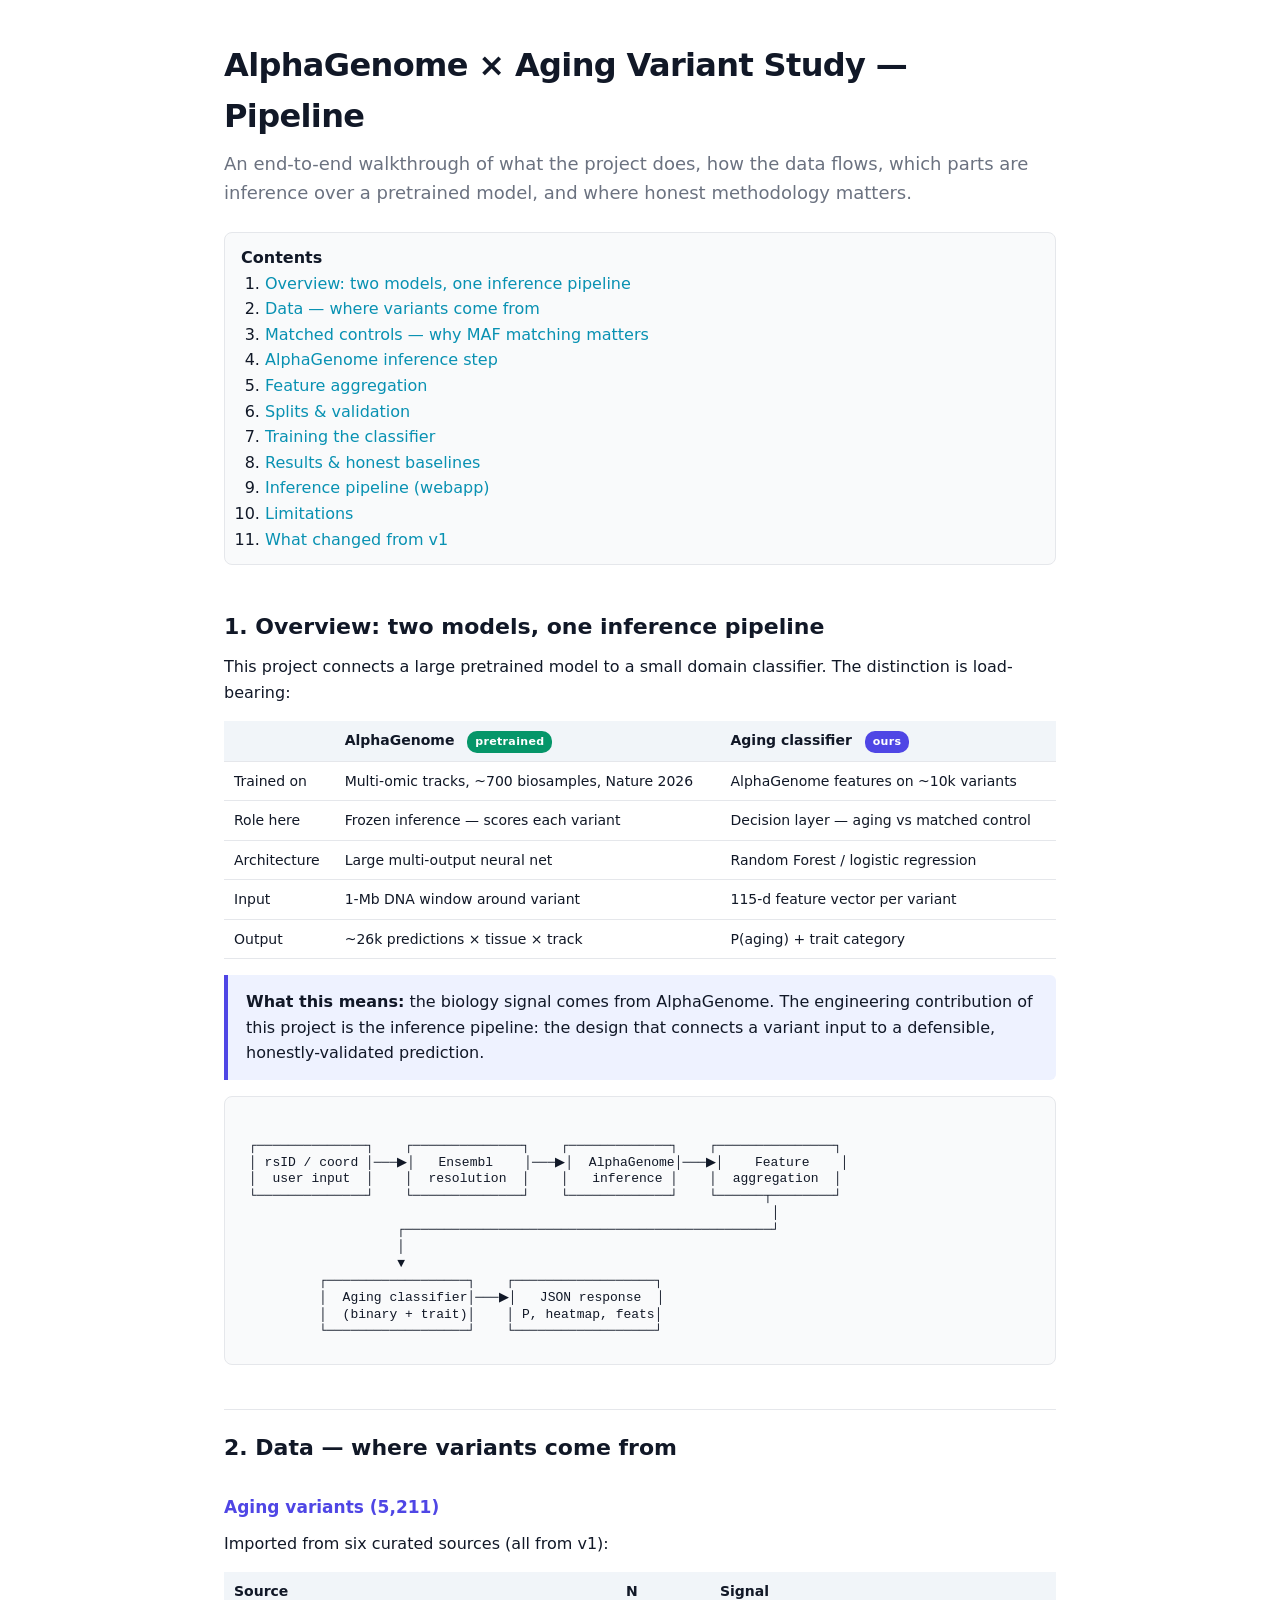
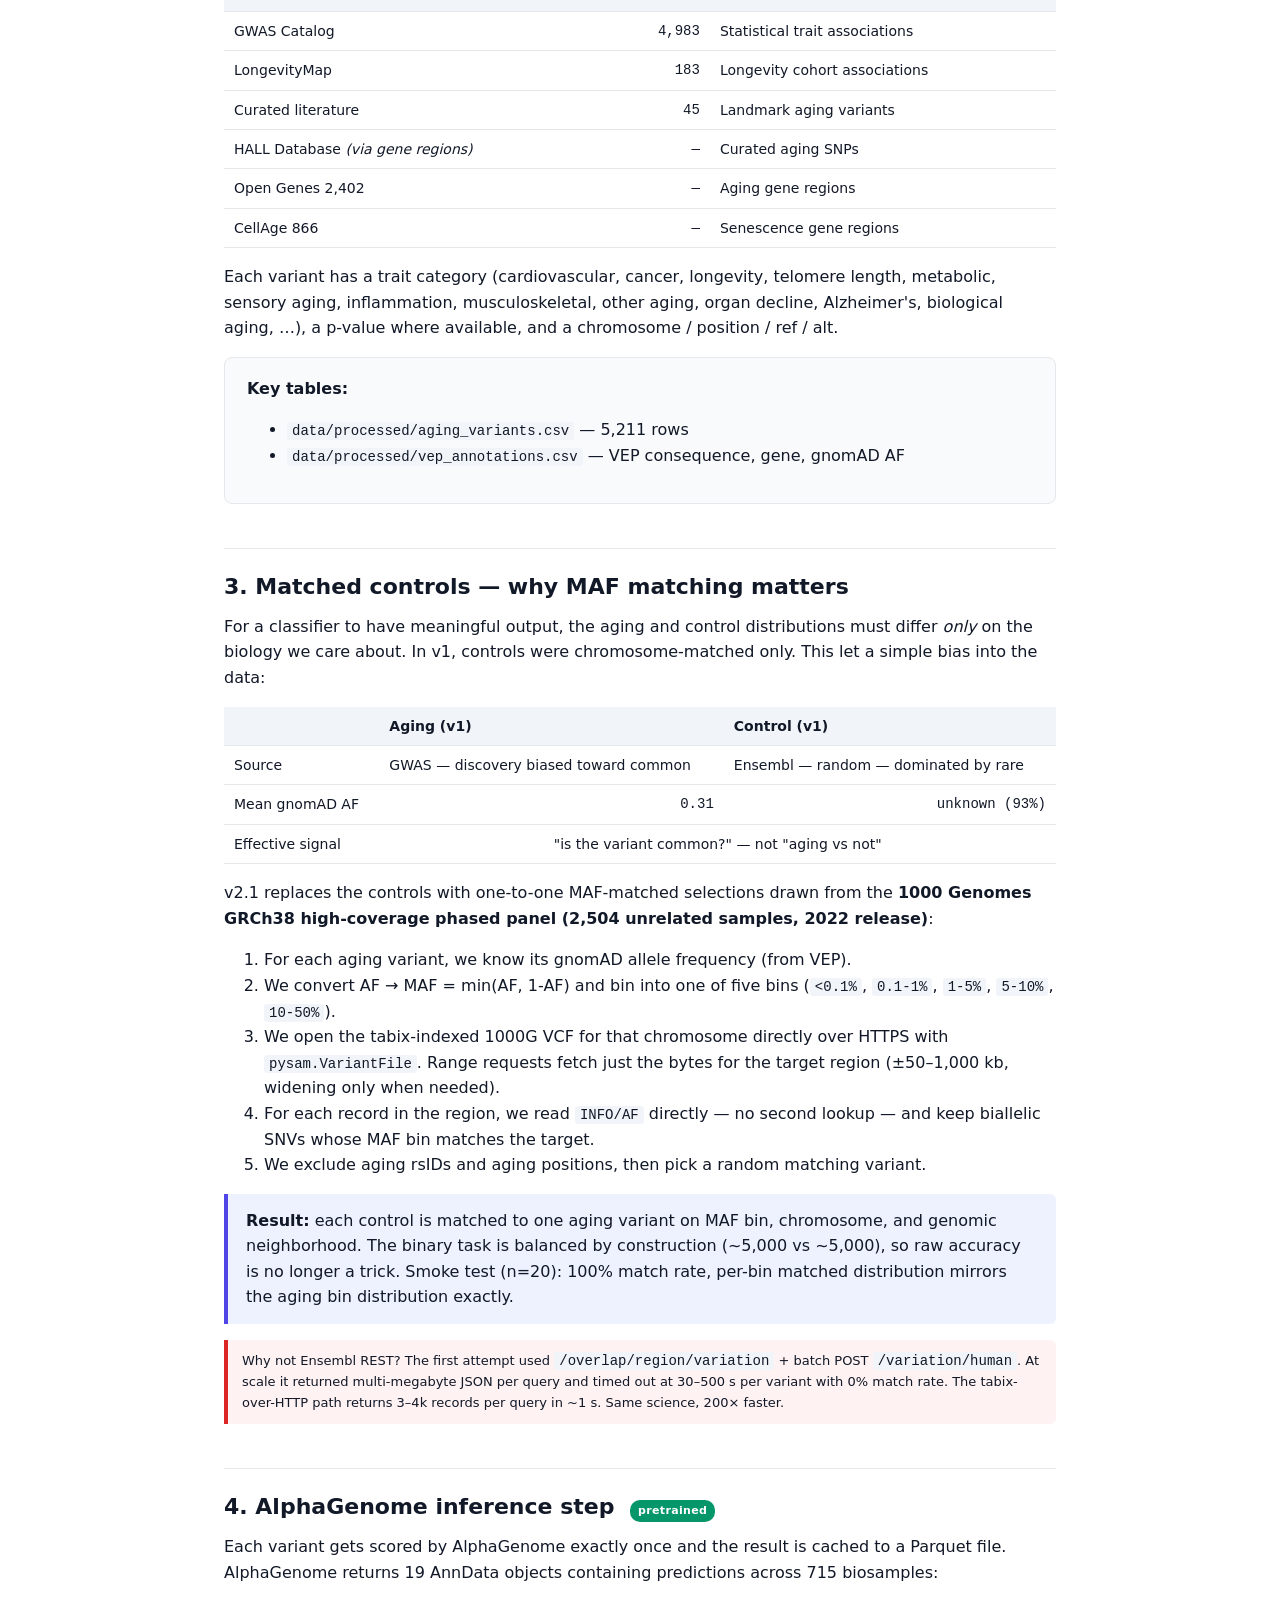
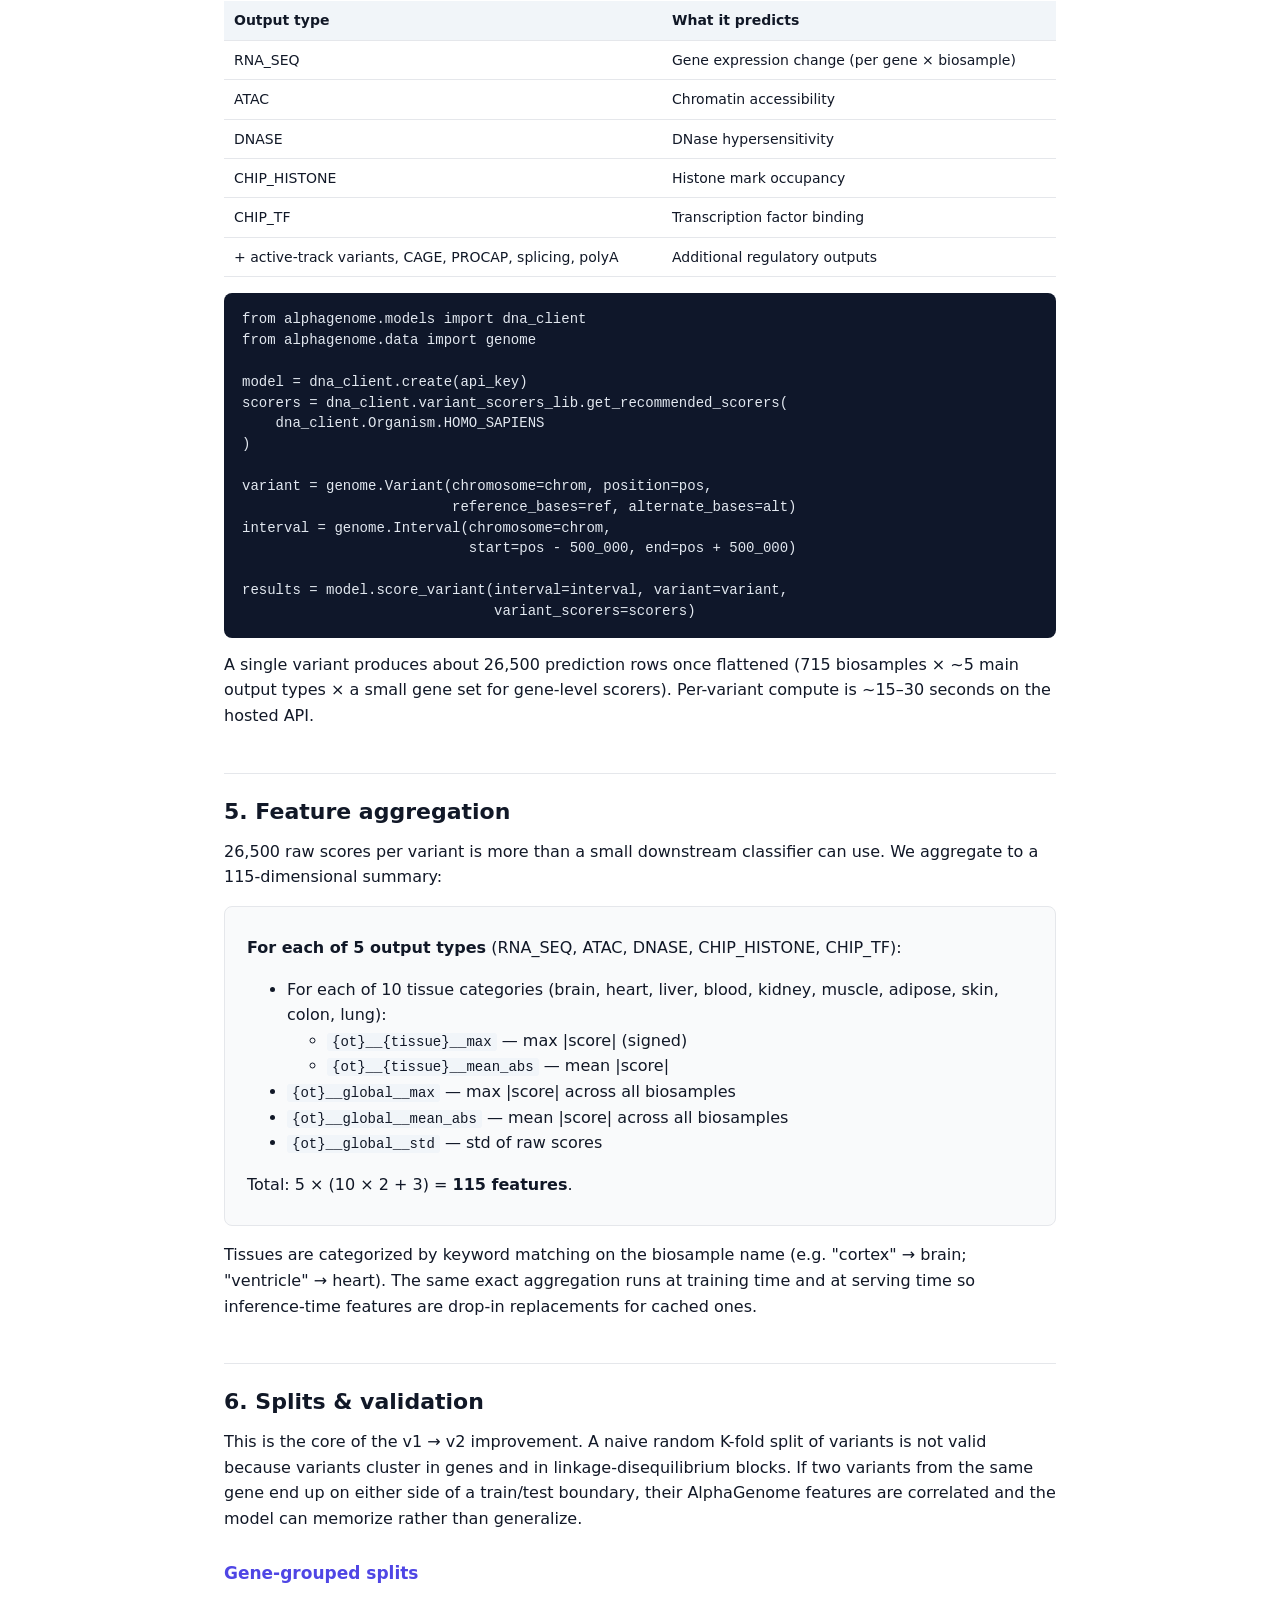
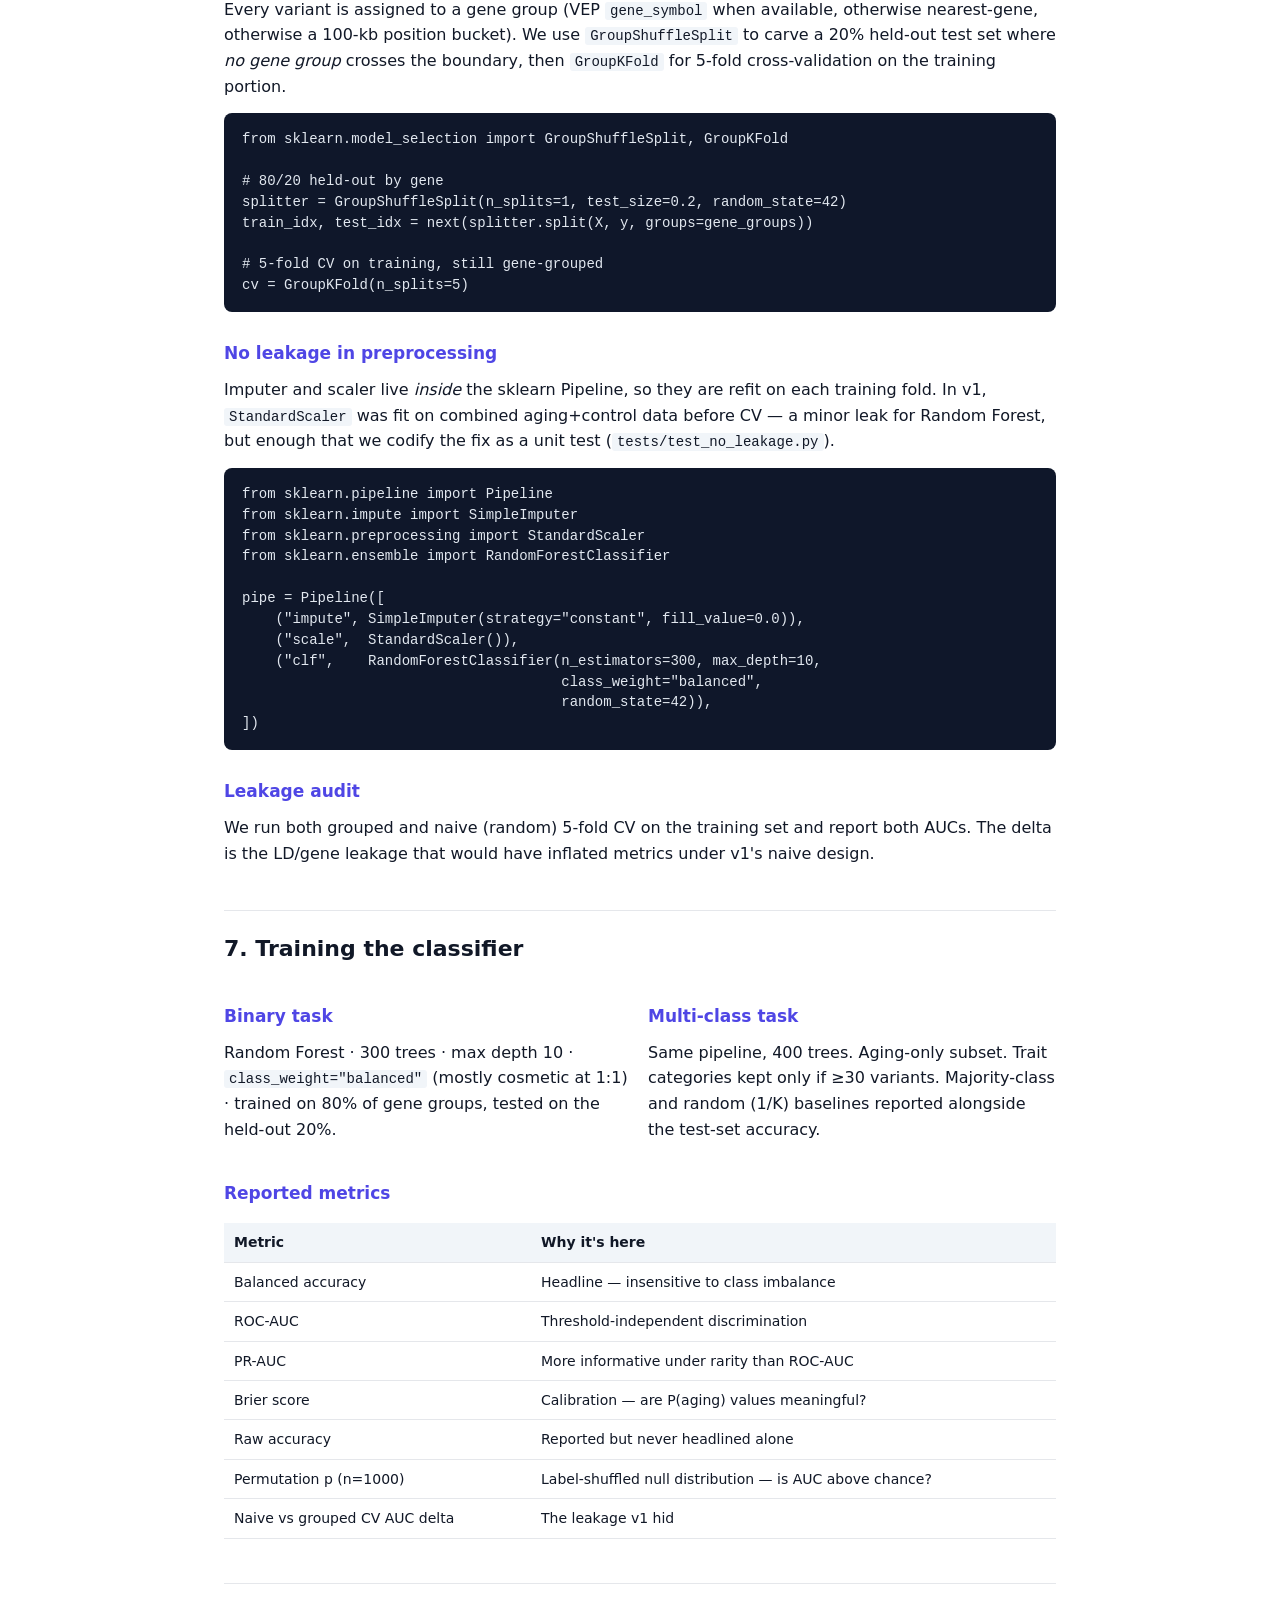
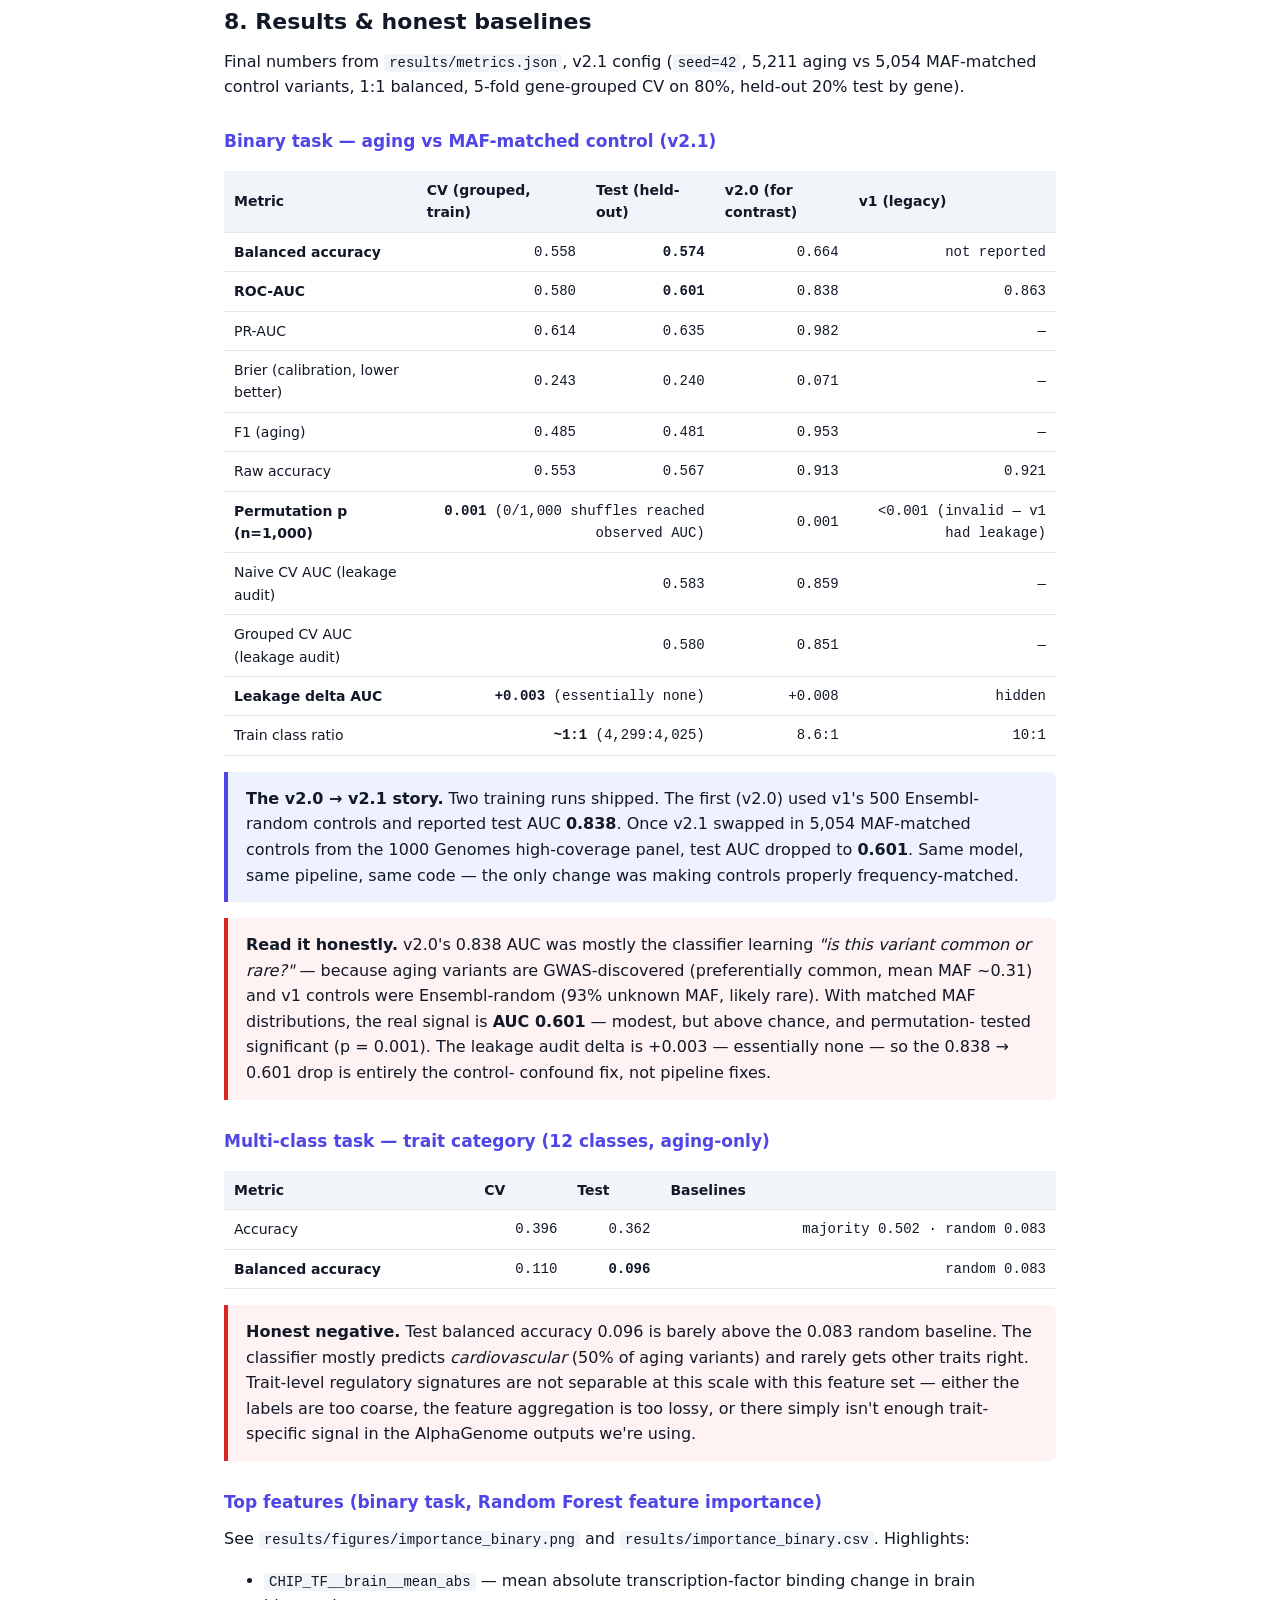
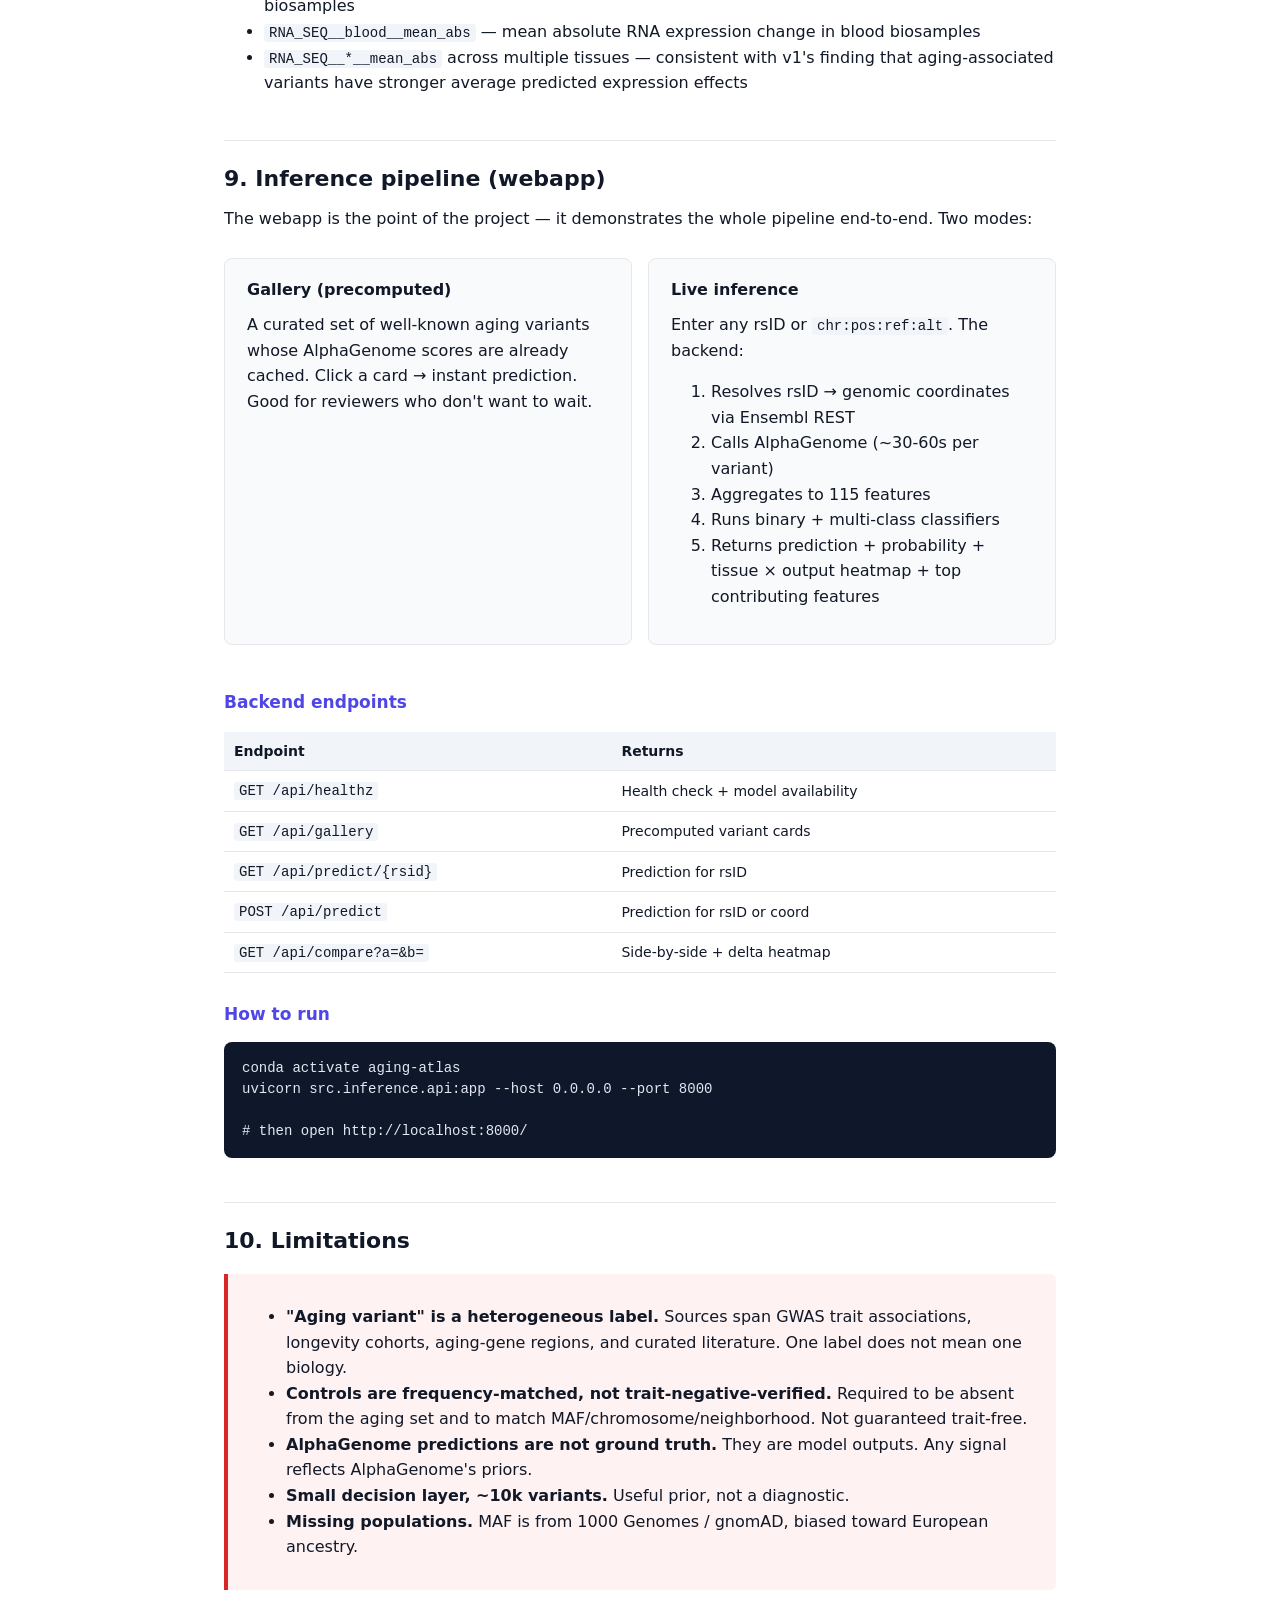
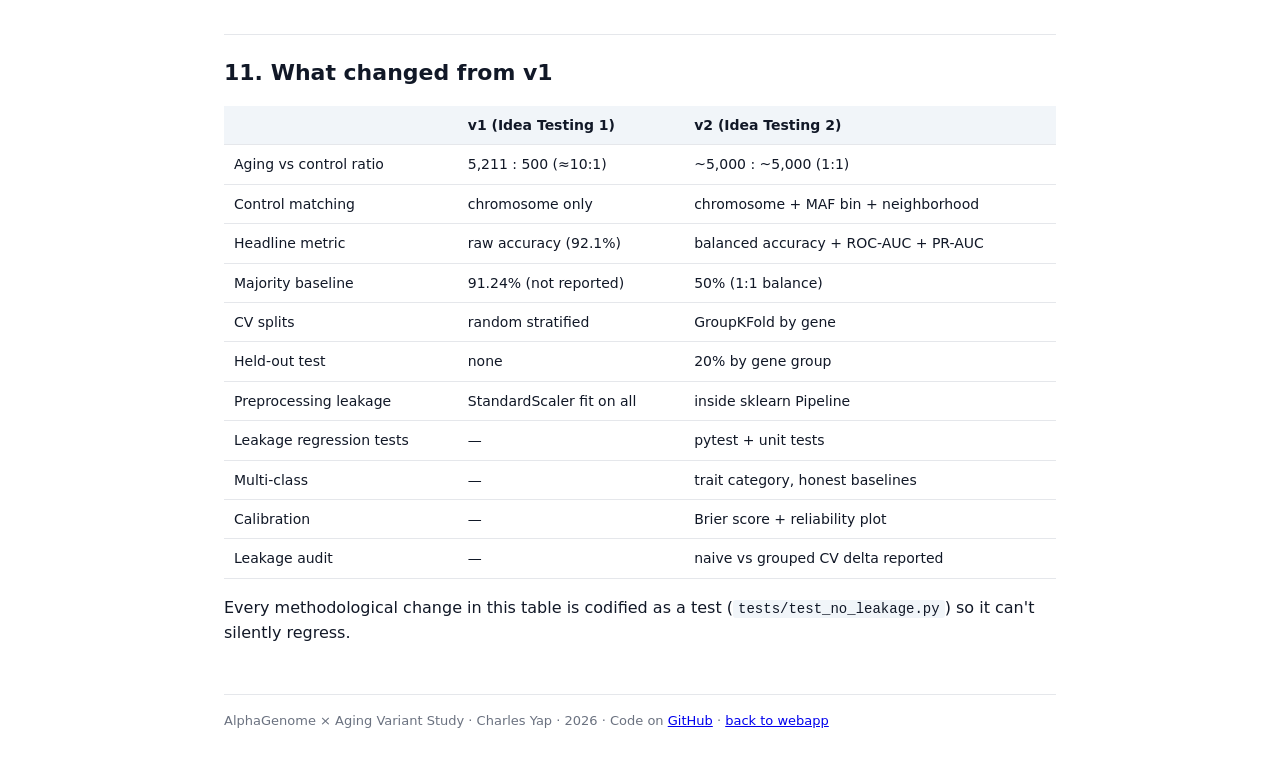
<file: docs/pipeline.html>
<!DOCTYPE html>
<html lang="en">
<head>
<meta charset="utf-8" />
<meta name="viewport" content="width=device-width,initial-scale=1" />
<title>Pipeline — AlphaGenome × Aging Variant Study</title>
<style>
  :root {
    --bg: #ffffff;
    --ink: #111827;
    --muted: #6b7280;
    --accent: #4f46e5;
    --accent-2: #0891b2;
    --rule: #e5e7eb;
    --card: #f9fafb;
    --positive: #dc2626;
    --negative: #2563eb;
    --code-bg: #0f172a;
    --code-ink: #e2e8f0;
  }
  * { box-sizing: border-box; }
  body {
    font: 16px/1.6 -apple-system, BlinkMacSystemFont, "Segoe UI", system-ui, sans-serif;
    color: var(--ink);
    background: var(--bg);
    margin: 0;
  }
  .wrap { max-width: 880px; margin: 0 auto; padding: 40px 24px; }
  h1 { font-size: 32px; letter-spacing: -0.02em; margin: 0 0 4px; }
  h2 { font-size: 22px; margin: 44px 0 8px; padding-top: 20px;
       border-top: 1px solid var(--rule); }
  h2:first-of-type { border-top: 0; padding-top: 0; }
  h3 { font-size: 17px; margin: 28px 0 6px; color: var(--accent); }
  p  { margin: 10px 0; }
  .lede { font-size: 18px; color: var(--muted); margin: 8px 0 24px; }
  code, pre { font-family: ui-monospace, SFMono-Regular, Menlo, monospace; font-size: 14px; }
  code { background: #f1f5f9; padding: 1px 5px; border-radius: 3px; }
  pre {
    background: var(--code-bg);
    color: var(--code-ink);
    padding: 16px 18px;
    border-radius: 8px;
    overflow-x: auto;
    line-height: 1.45;
    font-size: 13px;
    margin: 14px 0;
  }
  pre code { background: none; padding: 0; color: inherit; }
  .card {
    background: var(--card);
    border: 1px solid var(--rule);
    border-radius: 8px;
    padding: 18px 22px;
    margin: 16px 0;
  }
  .caveat {
    background: #fef2f2;
    border-left: 4px solid var(--positive);
    padding: 14px 18px;
    border-radius: 0 6px 6px 0;
    margin: 16px 0;
  }
  .callout {
    background: #eef2ff;
    border-left: 4px solid var(--accent);
    padding: 14px 18px;
    border-radius: 0 6px 6px 0;
    margin: 16px 0;
  }
  table {
    width: 100%; border-collapse: collapse; margin: 16px 0;
    font-size: 14px;
  }
  th, td { padding: 8px 10px; border-bottom: 1px solid var(--rule);
           text-align: left; }
  th { background: #f1f5f9; font-weight: 600; }
  td.num { font-family: ui-monospace, monospace; text-align: right; }
  nav.toc {
    background: var(--card);
    border: 1px solid var(--rule);
    border-radius: 8px;
    padding: 12px 16px;
    margin: 16px 0 32px;
  }
  nav.toc ol { margin: 0; padding-left: 24px; }
  nav.toc a { color: var(--accent-2); text-decoration: none; }
  nav.toc a:hover { text-decoration: underline; }
  .diagram {
    background: var(--card);
    border: 1px solid var(--rule);
    border-radius: 8px;
    padding: 24px;
    margin: 16px 0;
    font-family: ui-monospace, monospace;
    font-size: 13px;
    white-space: pre;
    overflow-x: auto;
    line-height: 1.3;
  }
  footer { color: var(--muted); font-size: 13px; margin-top: 48px;
           padding-top: 16px; border-top: 1px solid var(--rule); }
  .two-col {
    display: grid; grid-template-columns: 1fr 1fr; gap: 16px;
  }
  @media (max-width: 700px) { .two-col { grid-template-columns: 1fr; } }
  .badge {
    display: inline-block; font-size: 11px; background: var(--accent);
    color: white; padding: 2px 8px; border-radius: 10px;
    font-weight: 600; letter-spacing: 0.03em;
    margin-left: 8px;
  }
  .badge.pre { background: #059669; }
  .badge.ours { background: var(--accent); }
  kbd {
    background: #f1f5f9; border: 1px solid var(--rule); border-radius: 3px;
    padding: 1px 6px; font-family: ui-monospace, monospace; font-size: 12px;
  }
</style>
</head>
<body>
<div class="wrap">

<h1>AlphaGenome × Aging Variant Study — Pipeline</h1>
<p class="lede">
  An end-to-end walkthrough of what the project does, how the data flows,
  which parts are inference over a pretrained model, and where honest
  methodology matters.
</p>

<nav class="toc">
  <strong>Contents</strong>
  <ol>
    <li><a href="#overview">Overview: two models, one inference pipeline</a></li>
    <li><a href="#data">Data — where variants come from</a></li>
    <li><a href="#controls">Matched controls — why MAF matching matters</a></li>
    <li><a href="#inference">AlphaGenome inference step</a></li>
    <li><a href="#features">Feature aggregation</a></li>
    <li><a href="#splits">Splits &amp; validation</a></li>
    <li><a href="#train">Training the classifier</a></li>
    <li><a href="#results">Results &amp; honest baselines</a></li>
    <li><a href="#webapp">Inference pipeline (webapp)</a></li>
    <li><a href="#limits">Limitations</a></li>
    <li><a href="#v1">What changed from v1</a></li>
  </ol>
</nav>

<!-- ========================================================= -->

<h2 id="overview">1. Overview: two models, one inference pipeline</h2>

<p>
  This project connects a large pretrained model to a small domain
  classifier. The distinction is load-bearing:
</p>

<table>
  <tr>
    <th></th>
    <th>AlphaGenome <span class="badge pre">pretrained</span></th>
    <th>Aging classifier <span class="badge ours">ours</span></th>
  </tr>
  <tr>
    <td>Trained on</td>
    <td>Multi-omic tracks, ~700 biosamples, Nature 2026</td>
    <td>AlphaGenome features on ~10k variants</td>
  </tr>
  <tr>
    <td>Role here</td>
    <td>Frozen inference — scores each variant</td>
    <td>Decision layer — aging vs matched control</td>
  </tr>
  <tr>
    <td>Architecture</td>
    <td>Large multi-output neural net</td>
    <td>Random Forest / logistic regression</td>
  </tr>
  <tr>
    <td>Input</td>
    <td>1-Mb DNA window around variant</td>
    <td>115-d feature vector per variant</td>
  </tr>
  <tr>
    <td>Output</td>
    <td>~26k predictions × tissue × track</td>
    <td>P(aging) + trait category</td>
  </tr>
</table>

<div class="callout">
  <strong>What this means:</strong> the biology signal comes from
  AlphaGenome. The engineering contribution of this project is the
  inference pipeline: the design that connects a variant input to a
  defensible, honestly-validated prediction.
</div>

<div class="diagram">
┌──────────────┐    ┌──────────────┐    ┌─────────────┐    ┌───────────────┐
│ rsID / coord │───▶│   Ensembl    │───▶│  AlphaGenome│───▶│    Feature    │
│  user input  │    │  resolution  │    │   inference │    │  aggregation  │
└──────────────┘    └──────────────┘    └─────────────┘    └──────┬────────┘
                                                                   │
                   ┌───────────────────────────────────────────────┘
                   │
                   ▼
         ┌──────────────────┐    ┌──────────────────┐
         │  Aging classifier│───▶│   JSON response  │
         │  (binary + trait)│    │ P, heatmap, feats│
         └──────────────────┘    └──────────────────┘
</div>

<!-- ========================================================= -->

<h2 id="data">2. Data — where variants come from</h2>

<h3>Aging variants (5,211)</h3>
<p>Imported from six curated sources (all from v1):</p>

<table>
<tr><th>Source</th><th>N</th><th>Signal</th></tr>
<tr><td>GWAS Catalog</td><td class="num">4,983</td><td>Statistical trait associations</td></tr>
<tr><td>LongevityMap</td><td class="num">183</td><td>Longevity cohort associations</td></tr>
<tr><td>Curated literature</td><td class="num">45</td><td>Landmark aging variants</td></tr>
<tr><td>HALL Database <em>(via gene regions)</em></td><td class="num">—</td><td>Curated aging SNPs</td></tr>
<tr><td>Open Genes 2,402</td><td class="num">—</td><td>Aging gene regions</td></tr>
<tr><td>CellAge 866</td><td class="num">—</td><td>Senescence gene regions</td></tr>
</table>

<p>
  Each variant has a trait category (cardiovascular, cancer, longevity,
  telomere length, metabolic, sensory aging, inflammation, musculoskeletal,
  other aging, organ decline, Alzheimer's, biological aging, …), a
  p-value where available, and a chromosome / position / ref / alt.
</p>

<div class="card">
  <strong>Key tables:</strong>
  <ul>
    <li><code>data/processed/aging_variants.csv</code> — 5,211 rows</li>
    <li><code>data/processed/vep_annotations.csv</code> — VEP consequence, gene, gnomAD AF</li>
  </ul>
</div>

<!-- ========================================================= -->

<h2 id="controls">3. Matched controls — why MAF matching matters</h2>

<p>
  For a classifier to have meaningful output, the aging and control
  distributions must differ <em>only</em> on the biology we care about.
  In v1, controls were chromosome-matched only. This let a simple bias
  into the data:
</p>

<table>
<tr><th></th><th>Aging (v1)</th><th>Control (v1)</th></tr>
<tr><td>Source</td><td>GWAS — discovery biased toward common</td>
    <td>Ensembl — random — dominated by rare</td></tr>
<tr><td>Mean gnomAD AF</td><td class="num">0.31</td><td class="num">unknown (93%)</td></tr>
<tr><td>Effective signal</td><td colspan="2" style="text-align:center;">
    "is the variant common?" — not "aging vs not"</td></tr>
</table>

<p>
  v2.1 replaces the controls with one-to-one MAF-matched selections drawn
  from the <strong>1000 Genomes GRCh38 high-coverage phased panel (2,504
  unrelated samples, 2022 release)</strong>:
</p>

<ol>
  <li>For each aging variant, we know its gnomAD allele frequency (from VEP).</li>
  <li>We convert AF → MAF = min(AF, 1-AF) and bin into one of five bins
      (<code>&lt;0.1%</code>, <code>0.1-1%</code>, <code>1-5%</code>,
      <code>5-10%</code>, <code>10-50%</code>).</li>
  <li>We open the tabix-indexed 1000G VCF for that chromosome directly
      over HTTPS with <code>pysam.VariantFile</code>. Range requests
      fetch just the bytes for the target region (±50–1,000 kb, widening
      only when needed).</li>
  <li>For each record in the region, we read <code>INFO/AF</code>
      directly — no second lookup — and keep biallelic SNVs whose MAF bin
      matches the target.</li>
  <li>We exclude aging rsIDs and aging positions, then pick a random
      matching variant.</li>
</ol>

<div class="callout">
  <strong>Result:</strong> each control is matched to one aging variant
  on MAF bin, chromosome, and genomic neighborhood. The binary task is
  balanced by construction (~5,000 vs ~5,000), so raw accuracy is no
  longer a trick. Smoke test (n=20): 100% match rate, per-bin matched
  distribution mirrors the aging bin distribution exactly.
</div>

<div class="caveat" style="font-size:13px; padding:10px 14px;">
  Why not Ensembl REST? The first attempt used
  <code>/overlap/region/variation</code> + batch POST
  <code>/variation/human</code>. At scale it returned multi-megabyte JSON
  per query and timed out at 30–500 s per variant with 0% match rate. The
  tabix-over-HTTP path returns 3–4k records per query in ~1 s. Same
  science, 200× faster.
</div>

<!-- ========================================================= -->

<h2 id="inference">4. AlphaGenome inference step <span class="badge pre">pretrained</span></h2>

<p>
  Each variant gets scored by AlphaGenome exactly once and the result is
  cached to a Parquet file. AlphaGenome returns 19 AnnData objects
  containing predictions across 715 biosamples:
</p>

<table>
<tr><th>Output type</th><th>What it predicts</th></tr>
<tr><td>RNA_SEQ</td><td>Gene expression change (per gene × biosample)</td></tr>
<tr><td>ATAC</td><td>Chromatin accessibility</td></tr>
<tr><td>DNASE</td><td>DNase hypersensitivity</td></tr>
<tr><td>CHIP_HISTONE</td><td>Histone mark occupancy</td></tr>
<tr><td>CHIP_TF</td><td>Transcription factor binding</td></tr>
<tr><td>+ active-track variants, CAGE, PROCAP, splicing, polyA</td><td>Additional regulatory outputs</td></tr>
</table>

<pre><code>from alphagenome.models import dna_client
from alphagenome.data import genome

model = dna_client.create(api_key)
scorers = dna_client.variant_scorers_lib.get_recommended_scorers(
    dna_client.Organism.HOMO_SAPIENS
)

variant = genome.Variant(chromosome=chrom, position=pos,
                         reference_bases=ref, alternate_bases=alt)
interval = genome.Interval(chromosome=chrom,
                           start=pos - 500_000, end=pos + 500_000)

results = model.score_variant(interval=interval, variant=variant,
                              variant_scorers=scorers)</code></pre>

<p>
  A single variant produces about 26,500 prediction rows once flattened
  (715 biosamples × ~5 main output types × a small gene set for
  gene-level scorers). Per-variant compute is ~15–30 seconds on the
  hosted API.
</p>

<!-- ========================================================= -->

<h2 id="features">5. Feature aggregation</h2>

<p>
  26,500 raw scores per variant is more than a small downstream classifier
  can use. We aggregate to a 115-dimensional summary:
</p>

<div class="card">
  <p><strong>For each of 5 output types</strong>
     (RNA_SEQ, ATAC, DNASE, CHIP_HISTONE, CHIP_TF):</p>
  <ul>
    <li>For each of 10 tissue categories (brain, heart, liver, blood, kidney,
        muscle, adipose, skin, colon, lung):
        <ul>
          <li><code>{ot}__{tissue}__max</code> — max |score| (signed)</li>
          <li><code>{ot}__{tissue}__mean_abs</code> — mean |score|</li>
        </ul>
    </li>
    <li><code>{ot}__global__max</code> — max |score| across all biosamples</li>
    <li><code>{ot}__global__mean_abs</code> — mean |score| across all biosamples</li>
    <li><code>{ot}__global__std</code> — std of raw scores</li>
  </ul>
  <p>Total: 5 × (10 × 2 + 3) = <strong>115 features</strong>.</p>
</div>

<p>
  Tissues are categorized by keyword matching on the biosample name
  (e.g. "cortex" → brain; "ventricle" → heart). The same exact
  aggregation runs at training time and at serving time so inference-time
  features are drop-in replacements for cached ones.
</p>

<!-- ========================================================= -->

<h2 id="splits">6. Splits &amp; validation</h2>

<p>
  This is the core of the v1 → v2 improvement. A naive random K-fold
  split of variants is not valid because variants cluster in genes and in
  linkage-disequilibrium blocks. If two variants from the same gene end
  up on either side of a train/test boundary, their AlphaGenome features
  are correlated and the model can memorize rather than generalize.
</p>

<h3>Gene-grouped splits</h3>
<p>
  Every variant is assigned to a gene group (VEP <code>gene_symbol</code>
  when available, otherwise nearest-gene, otherwise a 100-kb position
  bucket). We use <code>GroupShuffleSplit</code> to carve a 20% held-out
  test set where <em>no gene group</em> crosses the boundary, then
  <code>GroupKFold</code> for 5-fold cross-validation on the training
  portion.
</p>

<pre><code>from sklearn.model_selection import GroupShuffleSplit, GroupKFold

# 80/20 held-out by gene
splitter = GroupShuffleSplit(n_splits=1, test_size=0.2, random_state=42)
train_idx, test_idx = next(splitter.split(X, y, groups=gene_groups))

# 5-fold CV on training, still gene-grouped
cv = GroupKFold(n_splits=5)</code></pre>

<h3>No leakage in preprocessing</h3>
<p>
  Imputer and scaler live <em>inside</em> the sklearn Pipeline, so they
  are refit on each training fold. In v1, <code>StandardScaler</code>
  was fit on combined aging+control data before CV — a minor leak for
  Random Forest, but enough that we codify the fix as a unit test
  (<code>tests/test_no_leakage.py</code>).
</p>

<pre><code>from sklearn.pipeline import Pipeline
from sklearn.impute import SimpleImputer
from sklearn.preprocessing import StandardScaler
from sklearn.ensemble import RandomForestClassifier

pipe = Pipeline([
    ("impute", SimpleImputer(strategy="constant", fill_value=0.0)),
    ("scale",  StandardScaler()),
    ("clf",    RandomForestClassifier(n_estimators=300, max_depth=10,
                                      class_weight="balanced",
                                      random_state=42)),
])</code></pre>

<h3>Leakage audit</h3>
<p>
  We run both grouped and naive (random) 5-fold CV on the training set
  and report both AUCs. The delta is the LD/gene leakage that would
  have inflated metrics under v1's naive design.
</p>

<!-- ========================================================= -->

<h2 id="train">7. Training the classifier</h2>

<div class="two-col">
  <div>
    <h3>Binary task</h3>
    <p>
      Random Forest · 300 trees · max depth 10 ·
      <code>class_weight="balanced"</code> (mostly cosmetic at 1:1) ·
      trained on 80% of gene groups, tested on the held-out 20%.
    </p>
  </div>
  <div>
    <h3>Multi-class task</h3>
    <p>
      Same pipeline, 400 trees. Aging-only subset. Trait categories kept
      only if ≥30 variants. Majority-class and random (1/K) baselines
      reported alongside the test-set accuracy.
    </p>
  </div>
</div>

<h3>Reported metrics</h3>
<table>
<tr><th>Metric</th><th>Why it's here</th></tr>
<tr><td>Balanced accuracy</td><td>Headline — insensitive to class imbalance</td></tr>
<tr><td>ROC-AUC</td><td>Threshold-independent discrimination</td></tr>
<tr><td>PR-AUC</td><td>More informative under rarity than ROC-AUC</td></tr>
<tr><td>Brier score</td><td>Calibration — are P(aging) values meaningful?</td></tr>
<tr><td>Raw accuracy</td><td>Reported but never headlined alone</td></tr>
<tr><td>Permutation p (n=1000)</td><td>Label-shuffled null distribution — is AUC above chance?</td></tr>
<tr><td>Naive vs grouped CV AUC delta</td><td>The leakage v1 hid</td></tr>
</table>

<!-- ========================================================= -->

<h2 id="results">8. Results &amp; honest baselines</h2>

<p>
  Final numbers from <code>results/metrics.json</code>, v2.1 config
  (<code>seed=42</code>, 5,211 aging vs 5,054 MAF-matched control variants,
  1:1 balanced, 5-fold gene-grouped CV on 80%, held-out 20% test by gene).
</p>

<h3>Binary task — aging vs MAF-matched control (v2.1)</h3>

<table>
<tr>
  <th>Metric</th>
  <th>CV (grouped, train)</th>
  <th>Test (held-out)</th>
  <th>v2.0 (for contrast)</th>
  <th>v1 (legacy)</th>
</tr>
<tr>
  <td><strong>Balanced accuracy</strong></td>
  <td class="num">0.558</td>
  <td class="num"><strong>0.574</strong></td>
  <td class="num">0.664</td>
  <td class="num">not reported</td>
</tr>
<tr>
  <td><strong>ROC-AUC</strong></td>
  <td class="num">0.580</td>
  <td class="num"><strong>0.601</strong></td>
  <td class="num">0.838</td>
  <td class="num">0.863</td>
</tr>
<tr>
  <td>PR-AUC</td>
  <td class="num">0.614</td>
  <td class="num">0.635</td>
  <td class="num">0.982</td>
  <td class="num">—</td>
</tr>
<tr>
  <td>Brier (calibration, lower better)</td>
  <td class="num">0.243</td>
  <td class="num">0.240</td>
  <td class="num">0.071</td>
  <td class="num">—</td>
</tr>
<tr>
  <td>F1 (aging)</td>
  <td class="num">0.485</td>
  <td class="num">0.481</td>
  <td class="num">0.953</td>
  <td class="num">—</td>
</tr>
<tr>
  <td>Raw accuracy</td>
  <td class="num">0.553</td>
  <td class="num">0.567</td>
  <td class="num">0.913</td>
  <td class="num">0.921</td>
</tr>
<tr>
  <td><strong>Permutation p (n=1,000)</strong></td>
  <td class="num" colspan="2"><strong>0.001</strong> (0/1,000 shuffles reached observed AUC)</td>
  <td class="num">0.001</td>
  <td class="num">&lt;0.001 (invalid — v1 had leakage)</td>
</tr>
<tr>
  <td>Naive CV AUC (leakage audit)</td>
  <td class="num" colspan="2">0.583</td>
  <td class="num">0.859</td>
  <td class="num">—</td>
</tr>
<tr>
  <td>Grouped CV AUC (leakage audit)</td>
  <td class="num" colspan="2">0.580</td>
  <td class="num">0.851</td>
  <td class="num">—</td>
</tr>
<tr>
  <td><strong>Leakage delta AUC</strong></td>
  <td class="num" colspan="2"><strong>+0.003</strong> (essentially none)</td>
  <td class="num">+0.008</td>
  <td class="num">hidden</td>
</tr>
<tr>
  <td>Train class ratio</td>
  <td class="num" colspan="2"><strong>~1:1</strong> (4,299:4,025)</td>
  <td class="num">8.6:1</td>
  <td class="num">10:1</td>
</tr>
</table>

<div class="callout">
  <strong>The v2.0 → v2.1 story.</strong> Two training runs shipped. The
  first (v2.0) used v1's 500 Ensembl-random controls and reported test AUC
  <strong>0.838</strong>. Once v2.1 swapped in 5,054 MAF-matched controls
  from the 1000 Genomes high-coverage panel, test AUC dropped to
  <strong>0.601</strong>. Same model, same pipeline, same code — the only
  change was making controls properly frequency-matched.
</div>

<div class="caveat">
  <strong>Read it honestly.</strong> v2.0's 0.838 AUC was mostly the
  classifier learning <em>"is this variant common or rare?"</em> — because
  aging variants are GWAS-discovered (preferentially common, mean MAF ~0.31)
  and v1 controls were Ensembl-random (93% unknown MAF, likely rare). With
  matched MAF distributions, the real signal is
  <strong>AUC 0.601</strong> — modest, but above chance, and permutation-
  tested significant (p = 0.001). The leakage audit delta is +0.003 —
  essentially none — so the 0.838 → 0.601 drop is entirely the control-
  confound fix, not pipeline fixes.
</div>

<h3>Multi-class task — trait category (12 classes, aging-only)</h3>

<table>
<tr><th>Metric</th><th>CV</th><th>Test</th><th>Baselines</th></tr>
<tr>
  <td>Accuracy</td>
  <td class="num">0.396</td>
  <td class="num">0.362</td>
  <td class="num">majority 0.502 · random 0.083</td>
</tr>
<tr>
  <td><strong>Balanced accuracy</strong></td>
  <td class="num">0.110</td>
  <td class="num"><strong>0.096</strong></td>
  <td class="num">random 0.083</td>
</tr>
</table>

<div class="caveat">
  <strong>Honest negative.</strong> Test balanced accuracy 0.096 is barely
  above the 0.083 random baseline. The classifier mostly predicts
  <em>cardiovascular</em> (50% of aging variants) and rarely gets other
  traits right. Trait-level regulatory signatures are not separable at this
  scale with this feature set — either the labels are too coarse, the
  feature aggregation is too lossy, or there simply isn't enough
  trait-specific signal in the AlphaGenome outputs we're using.
</div>

<h3>Top features (binary task, Random Forest feature importance)</h3>

<p>See <code>results/figures/importance_binary.png</code> and
<code>results/importance_binary.csv</code>. Highlights:</p>
<ul>
  <li><code>CHIP_TF__brain__mean_abs</code> — mean absolute transcription-factor binding change in brain biosamples</li>
  <li><code>RNA_SEQ__blood__mean_abs</code> — mean absolute RNA expression change in blood biosamples</li>
  <li><code>RNA_SEQ__*__mean_abs</code> across multiple tissues — consistent with v1's finding that aging-associated variants have stronger average predicted expression effects</li>
</ul>

<!-- ========================================================= -->

<h2 id="webapp">9. Inference pipeline (webapp)</h2>

<p>
  The webapp is the point of the project — it demonstrates the whole
  pipeline end-to-end. Two modes:
</p>

<div class="two-col">
  <div class="card">
    <strong>Gallery (precomputed)</strong>
    <p>
      A curated set of well-known aging variants whose AlphaGenome scores
      are already cached. Click a card → instant prediction. Good for
      reviewers who don't want to wait.
    </p>
  </div>
  <div class="card">
    <strong>Live inference</strong>
    <p>
      Enter any rsID or <code>chr:pos:ref:alt</code>. The backend:
    </p>
    <ol>
      <li>Resolves rsID → genomic coordinates via Ensembl REST</li>
      <li>Calls AlphaGenome (~30-60s per variant)</li>
      <li>Aggregates to 115 features</li>
      <li>Runs binary + multi-class classifiers</li>
      <li>Returns prediction + probability + tissue × output heatmap + top contributing features</li>
    </ol>
  </div>
</div>

<h3>Backend endpoints</h3>
<table>
<tr><th>Endpoint</th><th>Returns</th></tr>
<tr><td><code>GET /api/healthz</code></td><td>Health check + model availability</td></tr>
<tr><td><code>GET /api/gallery</code></td><td>Precomputed variant cards</td></tr>
<tr><td><code>GET /api/predict/{rsid}</code></td><td>Prediction for rsID</td></tr>
<tr><td><code>POST /api/predict</code></td><td>Prediction for rsID or coord</td></tr>
<tr><td><code>GET /api/compare?a=&amp;b=</code></td><td>Side-by-side + delta heatmap</td></tr>
</table>

<h3>How to run</h3>
<pre><code>conda activate aging-atlas
uvicorn src.inference.api:app --host 0.0.0.0 --port 8000

# then open http://localhost:8000/</code></pre>

<!-- ========================================================= -->

<h2 id="limits">10. Limitations</h2>

<div class="caveat">
<ul>
  <li><strong>"Aging variant" is a heterogeneous label.</strong> Sources
      span GWAS trait associations, longevity cohorts, aging-gene
      regions, and curated literature. One label does not mean one
      biology.</li>
  <li><strong>Controls are frequency-matched, not
      trait-negative-verified.</strong> Required to be absent from the
      aging set and to match MAF/chromosome/neighborhood. Not guaranteed
      trait-free.</li>
  <li><strong>AlphaGenome predictions are not ground truth.</strong>
      They are model outputs. Any signal reflects AlphaGenome's priors.</li>
  <li><strong>Small decision layer, ~10k variants.</strong> Useful prior,
      not a diagnostic.</li>
  <li><strong>Missing populations.</strong> MAF is from 1000 Genomes /
      gnomAD, biased toward European ancestry.</li>
</ul>
</div>

<!-- ========================================================= -->

<h2 id="v1">11. What changed from v1</h2>

<table>
<tr><th></th><th>v1 (Idea Testing 1)</th><th>v2 (Idea Testing 2)</th></tr>
<tr><td>Aging vs control ratio</td><td>5,211 : 500 (≈10:1)</td><td>~5,000 : ~5,000 (1:1)</td></tr>
<tr><td>Control matching</td><td>chromosome only</td><td>chromosome + MAF bin + neighborhood</td></tr>
<tr><td>Headline metric</td><td>raw accuracy (92.1%)</td><td>balanced accuracy + ROC-AUC + PR-AUC</td></tr>
<tr><td>Majority baseline</td><td>91.24% (not reported)</td><td>50% (1:1 balance)</td></tr>
<tr><td>CV splits</td><td>random stratified</td><td>GroupKFold by gene</td></tr>
<tr><td>Held-out test</td><td>none</td><td>20% by gene group</td></tr>
<tr><td>Preprocessing leakage</td><td>StandardScaler fit on all</td><td>inside sklearn Pipeline</td></tr>
<tr><td>Leakage regression tests</td><td>—</td><td>pytest + unit tests</td></tr>
<tr><td>Multi-class</td><td>—</td><td>trait category, honest baselines</td></tr>
<tr><td>Calibration</td><td>—</td><td>Brier score + reliability plot</td></tr>
<tr><td>Leakage audit</td><td>—</td><td>naive vs grouped CV delta reported</td></tr>
</table>

<p>
  Every methodological change in this table is codified as a test
  (<code>tests/test_no_leakage.py</code>) so it can't silently regress.
</p>

<footer>
  AlphaGenome × Aging Variant Study · Charles Yap · 2026
  · Code on <a href="https://github.com/charlesyap">GitHub</a>
  · <a href="/">back to webapp</a>
</footer>

</div>
</body>
</html>
</file>
